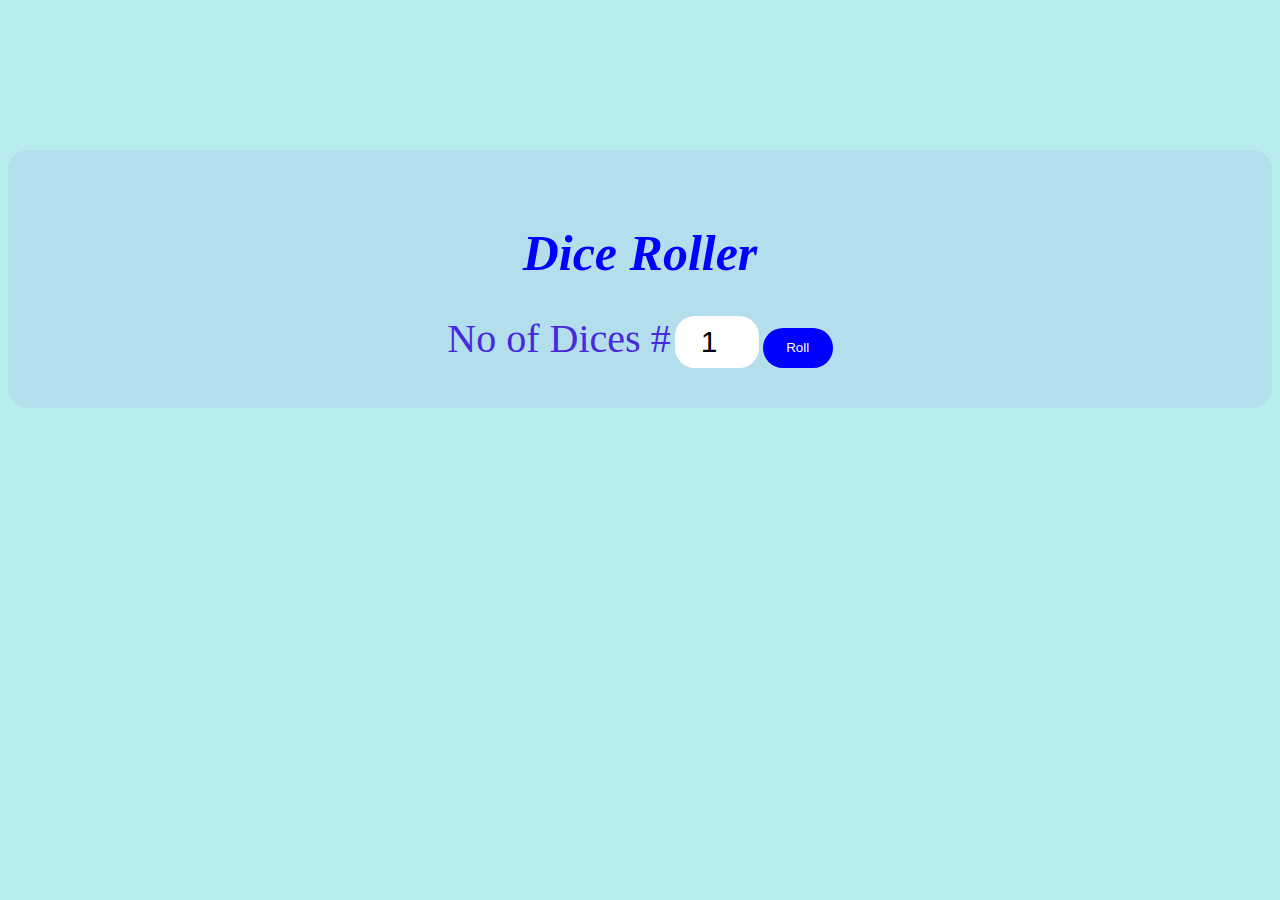
<file: Dice_Roller/index.html>
<!DOCTYPE html>
<html lang="en">
<head>
    <meta charset="UTF-8">
    <meta name="viewport" content="width=device-width, initial-scale=1.0">
   <link rel="stylesheet" href="style.css">
    <title>Dice Roller</title>
</head>
<body>
    <div id="container">
        <h1>Dice Roller</h1>
        <label for="dices">No of Dices #</label>
        <input type="number" id="input" value="1" min="1">
        <button id="roll_btn" onclick="roll_dice()">Roll</button>
        <div id="result"></div>
        <div id="images"></div>
    </div>

    <script>
        function roll_dice() {
            // Get the current value of the number of dice
            let num_dice = parseInt(document.getElementById("input").value);
            var result = document.getElementById("result");
            var dice_images = document.getElementById("images");

            // Arrays to store values and images
            const values = [];
            const images = [];

            for (let i = 0; i < num_dice; i++) {
                // Roll the dice (value between 1 and 6)
                const value = Math.floor(Math.random() * 6) + 1;
                values.push(value);
                images.push(`<img src="dice_images/${value}.png" alt="Dice ${value}" style="width: 50px; margin-right: 10px;">`);
            }

            // Update result and images
            result.textContent = `Dice: ${values.join(', ')}`;
            dice_images.innerHTML = images.join('');
        }
    </script>
</body>
</html>
</file>
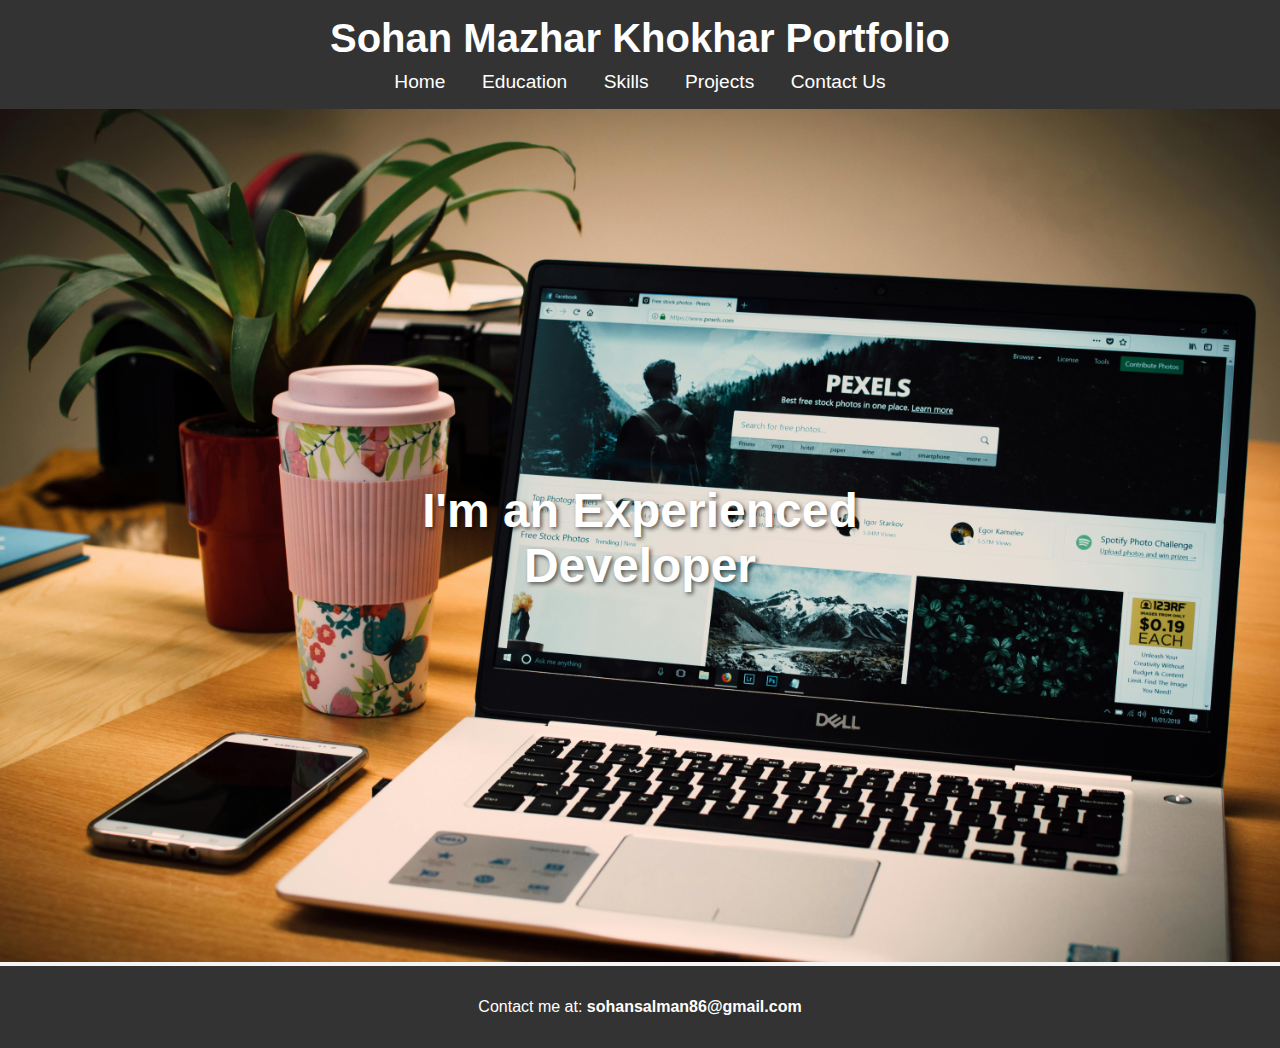
<file: Portfolio/index.html>
<!DOCTYPE html>
<html lang="en">
<head>
    <meta charset="UTF-8">
    <meta name="viewport" content="width=device-width, initial-scale=1.0">
    <meta name="description" content="Portfolio of an experienced developer showcasing skills, projects, and contact information.">
    <title>My Portfolio</title>
    <style>
        body {
            font-family: Arial, sans-serif;
            background-color: #f4f4f4;
            margin: 0;
            padding: 0;
            display: flex;
            flex-direction: column;
            min-height: 100vh;
        }

        header {
            background-color: #333;
            color: white;
            padding: 1rem;
            text-align: center;
            position: relative;
        }

        header h1 {
            margin: 0;
            font-size: 2.5em;
            animation: fadeInUp 3s ease-out;
        }

        @keyframes fadeInUp {
            0% {
                opacity: 0;
                transform: translateY(30px);
            }
            100% {
                opacity: 1;
                transform: translateY(0);
            }
        }

        header nav {
            margin-top: 10px;
        }

        header nav a {
            color: white;
            text-decoration: none;
            margin: 0 1rem;
            font-size: 1.2em;
            transition: color 0.3s;
        }

        header nav a:hover {
            color: #00bcd4;
        }

        main {
            position: relative;
            text-align: center;
            color: white;
        }

        .portfolio-image {
            width: 100%;
            height: auto;
        }

        .text-overlay {
            position: absolute;
            top: 50%;
            left: 50%;
            transform: translate(-50%, -50%);
            font-size: 3em;
            font-weight: bold;
            color: #fff;
            text-shadow: 2px 2px 4px rgba(0, 0, 0, 0.6);
            animation: zoomInFadeOut 4s ease-in-out infinite;
        }

        @keyframes zoomInFadeOut {
            0% {
                opacity: 0;
                transform: translate(-50%, -50%) scale(0.8);
            }
            50% {
                opacity: 1;
                transform: translate(-50%, -50%) scale(1);
            }
            100% {
                opacity: 0;
                transform: translate(-50%, -50%) scale(0.8);
            }
        }

        footer {
            background-color: #333;
            color: white;
            padding: 1rem;
            text-align: center;
        }

        footer a {
            color: white;
            text-decoration: none;
            font-weight: bold;
            transition: color 0.3s;
        }

        footer a:hover {
            color: #00bcd4;
        }
    </style>
</head>
<body>
    <header>
        <h1>Sohan Mazhar Khokhar Portfolio</h1>
        <nav>
            <a href="index.html">Home</a>
            <a href="Education.html">Education</a>
            <a href="Skills.html">Skills</a>
            <a href="Projects.html">Projects</a>
            <a href="Contact_us.html">Contact Us</a>
        </nav>
    </header>

    <main>
        <img src="image.jpg" alt="A representative image for the portfolio" class="portfolio-image">
        <div class="text-overlay">I'm an Experienced Developer</div>
    </main>

    <footer>
        <p>Contact me at: <a href="mailto:sohansalman86@gmail.com">sohansalman86@gmail.com</a></p>
    </footer>
</body>
</html>
</file>
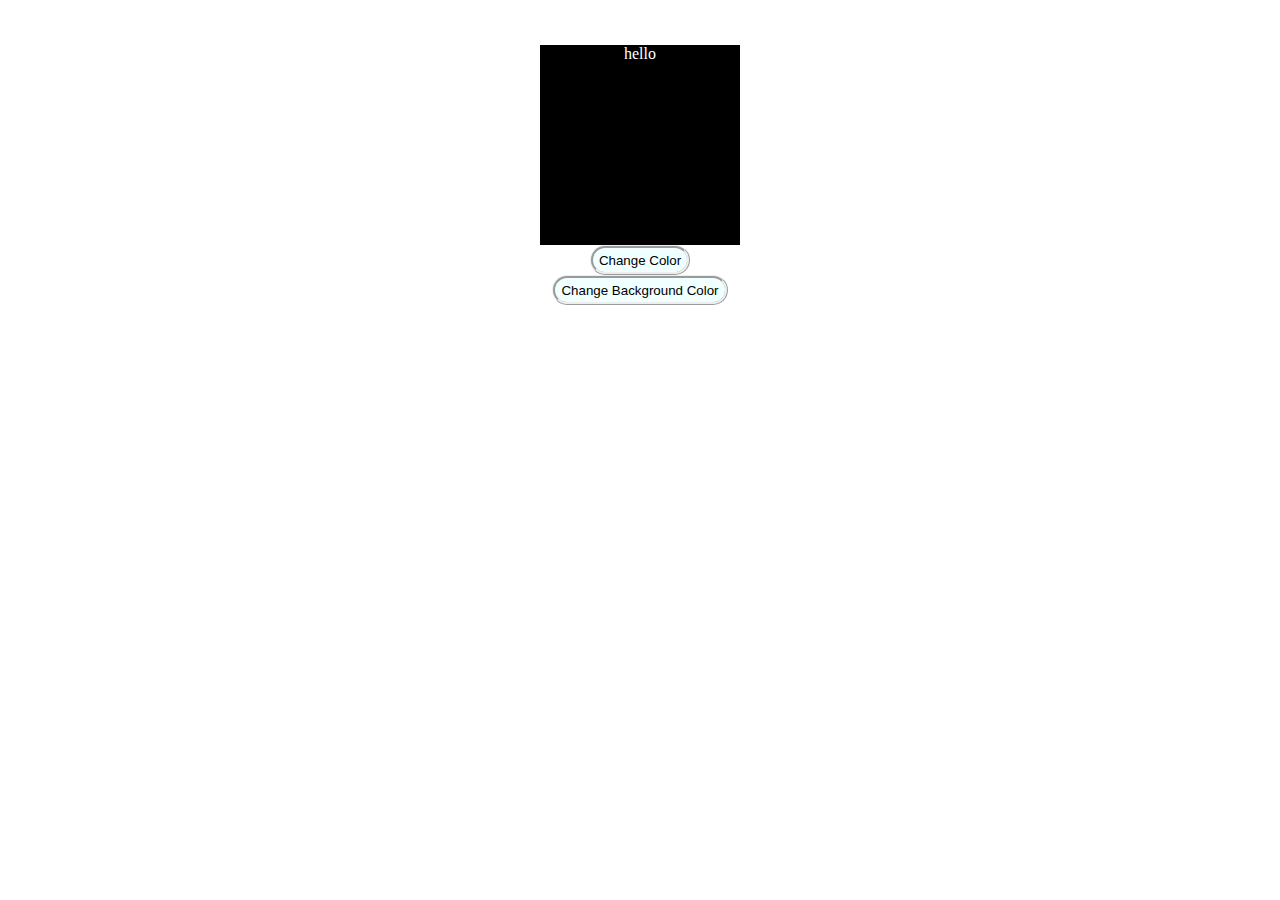
<file: Randpm_color_backgrounds/index.html>
<!DOCTYPE html>
<html lang="en">
<head>
    <meta charset="UTF-8">
    <meta name="viewport" content="width=device-width, initial-scale=1.0">
  <link rel="stylesheet" href="style.css">
    <title>Random Background and Color</title>
</head>
<body id="body">
    <h1>Random Color Generator</h1>
    <div id="div">
        hello
    </div>
    <button id="btn_color">Change Color</button>
    <button id="btn_background_color">Change Background Color</button>
    
<script>

const btn_color=document.getElementById("btn_color");
const btn_background=document.getElementById("btn_background_color");
const div=document.getElementById("div");
function getrandomcolor(){
    return '#' + Math.floor(Math.random()*16777215).toString(16);
}
btn_color.addEventListener("click",function(){
    div.style.backgroundColor=getrandomcolor();
})

btn_background.addEventListener("click",function(){
    body.style.backgroundColor=getrandomcolor();
})
</script>

</body>
</html>
</file>
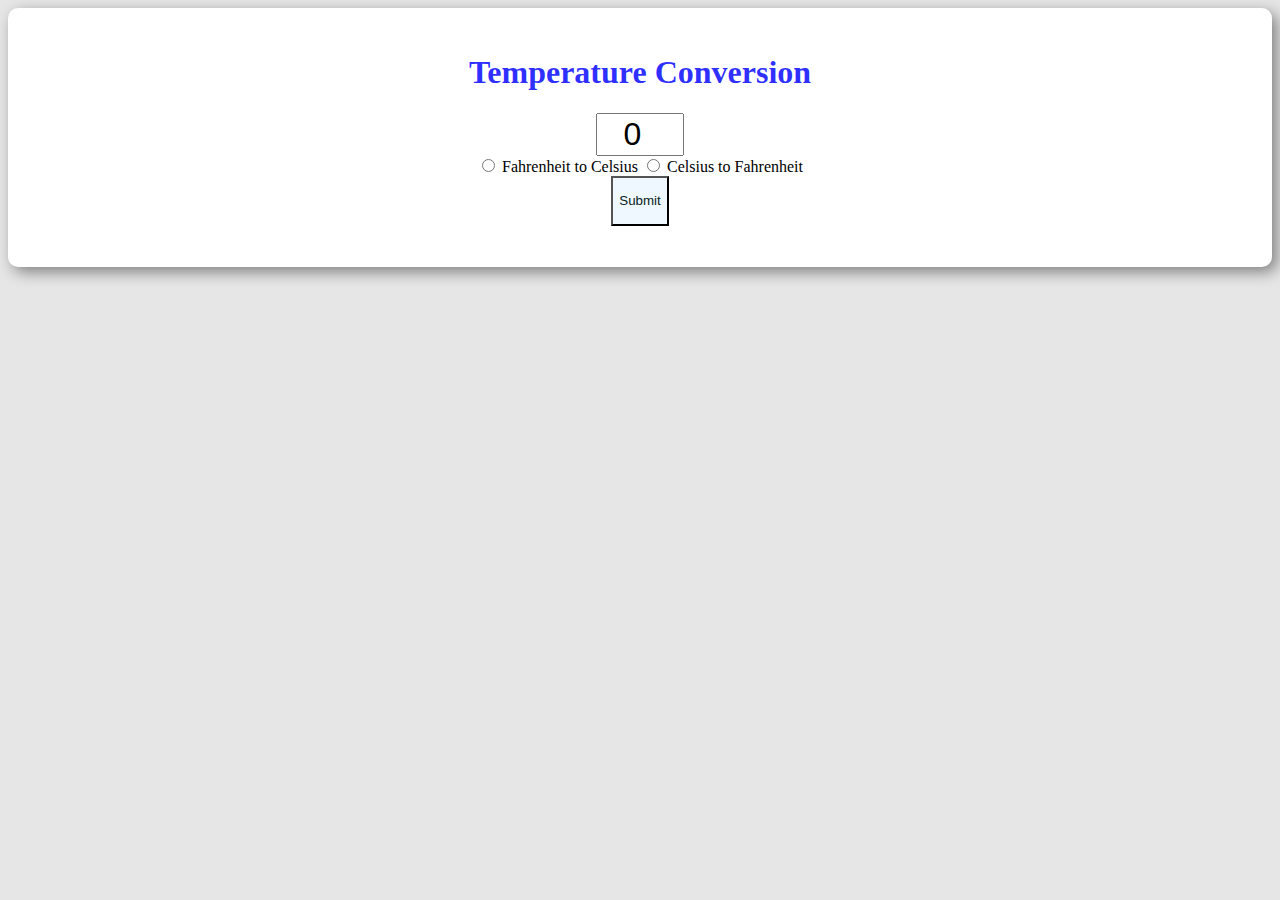
<file: Temp_convertor/index.html>
<!DOCTYPE html>
<html lang="en">
<head>
    <meta charset="UTF-8">
    <meta name="viewport" content="width=device-width, initial-scale=1.0">
    <link rel="stylesheet" href="style.css">
    <title>Converter</title>
</head>
<body>

<form>

    <h1>Temperature Conversion</h1>
    <input type="number" id="text" value="0">
    <br>
    <input type="radio" id="Fahrenheit">
    <label for="Fahrenheit"> Fahrenheit to Celsius</label>

    <input type="radio" id="Celsius">
    <label for="Celsius">Celsius to Fahrenheit </label>
    <br>
    <button id="btn" type="button" onclick="convert()">Submit</button>
    <p id="result"></p>

</form>
<script>

let text = document.getElementById("text");
let r1 = document.getElementById("Fahrenheit");
let r2 = document.getElementById("Celsius");
let result = document.getElementById("result");

function convert() {
    let temp;
    if (r1.checked) {
        temp = Number(text.value);
        temp = (temp - 32) * 5/9;
        result.textContent = temp.toFixed(2) + " °C";
    } else if (r2.checked) {
        temp = Number(text.value);
        temp = (temp * 9/5) + 32;
        result.textContent = temp.toFixed(2) + " °F";
    } else {
        result.textContent = "Please select a conversion option.";
    }
}

</script>

</body>
</html>
</file>
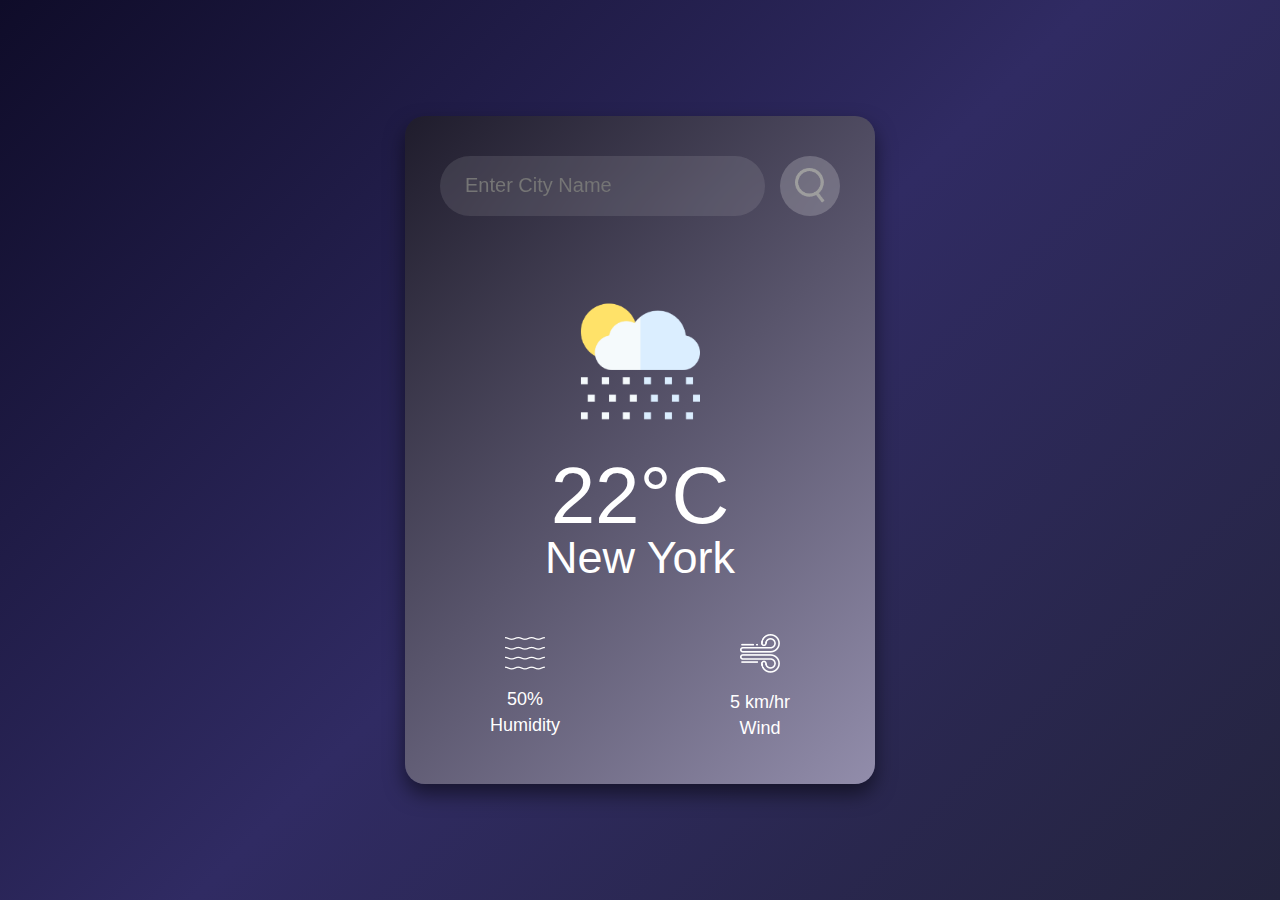
<file: Temp_convertor/Weather_app/index.html>
<!DOCTYPE html>
<html lang="en">
<head>
    <meta charset="UTF-8">
    <meta name="viewport" content="width=device-width, initial-scale=1.0">
    <link rel="stylesheet" href="style.css">
    <title>Weather Application</title>
</head>
<body>

<div class="card">

    <div class="search">
        <input type="text" placeholder="Enter City Name" spellcheck="false">
        <button><img src="images/search.png" alt="search"></button>
    </div>

    <div class="weather">
        <img src="images/rain.png" class="weather_icon" alt="weather icon">
        <h1 class="temp">22°C</h1>
        <h2 class="city">New York</h2>
        <div class="details">
            <div class="col">
                <img src="images/humidity.png" alt="humidity">
                <div>
                    <p class="humidity">50%</p>
                    <p>Humidity</p>
                </div>
            </div>
            <div class="col">
                <img src="images/wind.png" alt="wind">
                <div>
                    <p class="wind">5 km/hr</p>
                    <p>Wind</p>
                </div>
            </div>
        </div>
    </div>
</div>

<script>
    const apikey = "4970bc6b8625447efae5f67eb7a18019";
    const apiUrl = "https://api.openweathermap.org/data/2.5/weather?units=metric&q=";
    const search = document.querySelector(".search input");
    const search_btn = document.querySelector(".search button");
    const weather_icon = document.querySelector(".weather_icon");

    async function check_weather(city) {
        const response = await fetch(apiUrl + city + '&appid=' + apikey);
        const data = await response.json();
        console.log(data);
        document.querySelector(".city").innerHTML = data.name;
        document.querySelector(".temp").innerHTML = Math.round(data.main.temp) + "°C";
        document.querySelector(".humidity").innerHTML = data.main.humidity + "%";
        document.querySelector(".wind").innerHTML = data.wind.speed + " km/hr";

        if (data.weather[0].main == "Clouds") {
            weather_icon.src = "images/clouds.png";
        } else if (data.weather[0].main == "Clear") {
            weather_icon.src = "images/clear.png";
        } else if (data.weather[0].main == "Rain") {
            weather_icon.src = "images/rain.png";
        } else if (data.weather[0].main == "Drizzle") {
            weather_icon.src = "images/drizzle.png";
        } else if (data.weather[0].main == "Mist") {
            weather_icon.src = "images/mist.png";
        }

        document.querySelector(".weather").style.display = "block";
    }

    search_btn.addEventListener("click", () => {
        check_weather(search.value);
    });

    check_weather("Lahore"); // Default city to check weather on page load
</script>

</body>
</html>
</file>
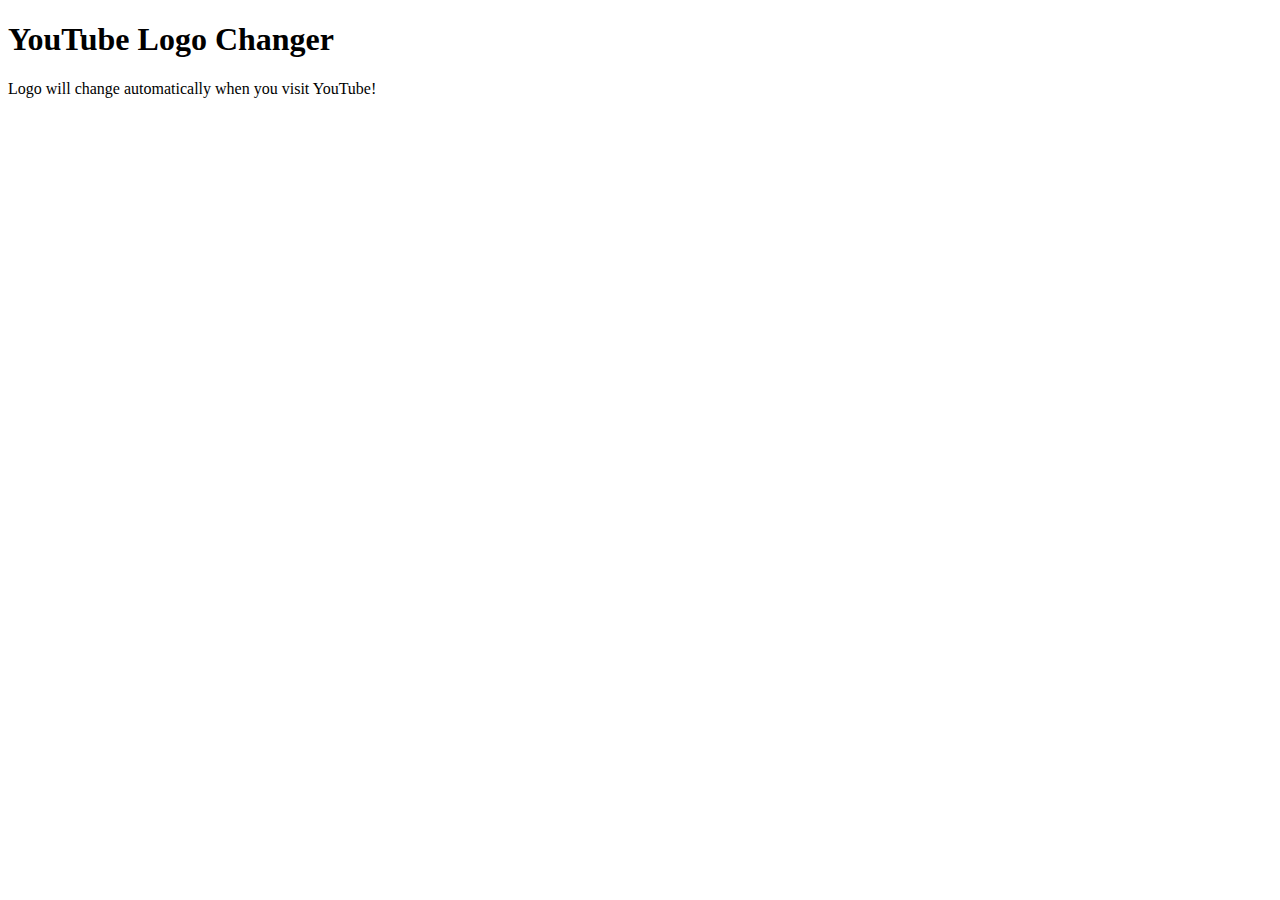
<file: extension/popup.html>
<!DOCTYPE html>
<html lang="en">
<head>
    <meta charset="UTF-8">
    <meta name="viewport" content="width=device-width, initial-scale=1.0">
    <title>Document</title>
</head>
<body>
    <h1>YouTube Logo Changer</h1>
    <p>Logo will change automatically when you visit YouTube!</p>
</body>
</html>
</file>
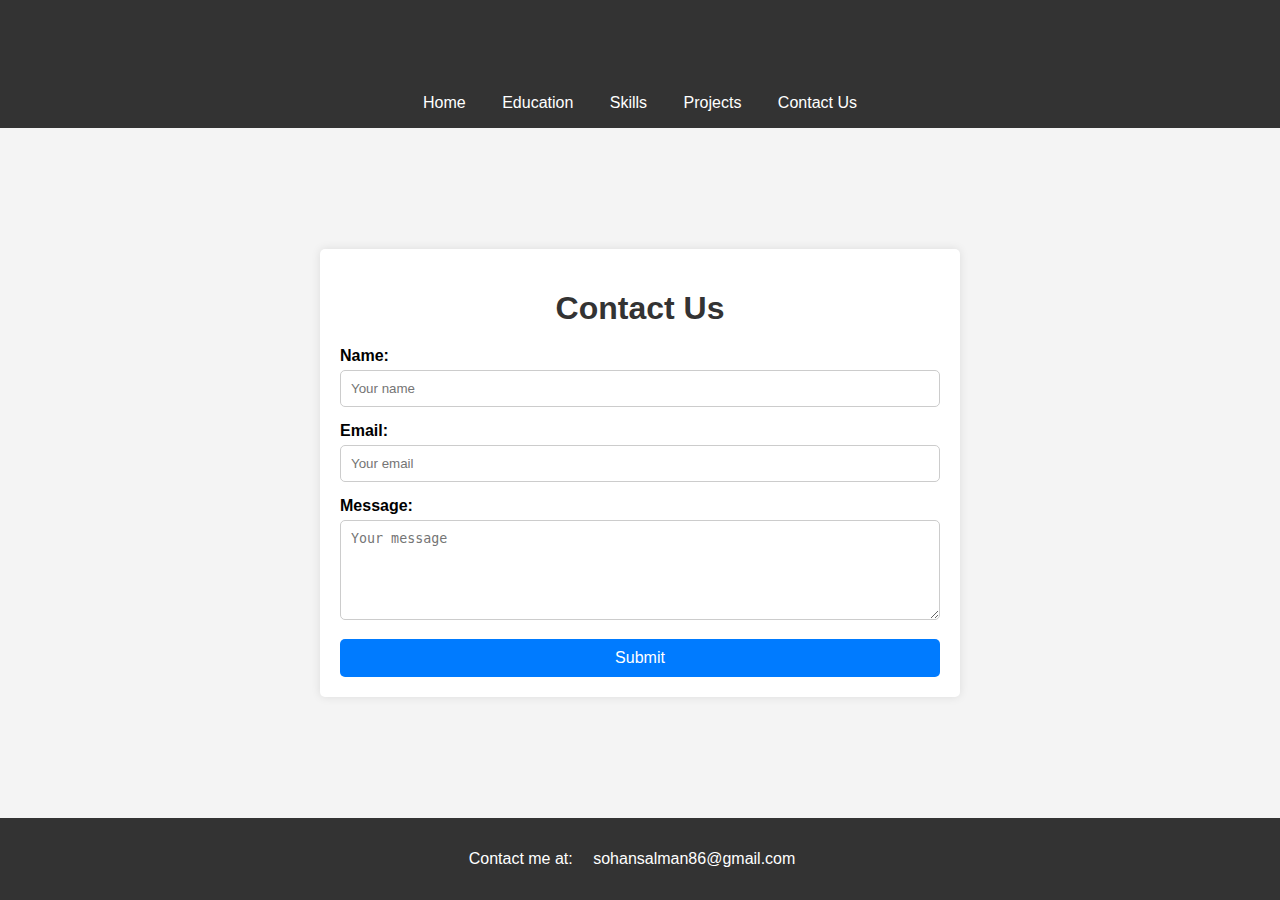
<file: Portfolio/Contact_us.html>
<!DOCTYPE html>
<html lang="en">
<head>
    <meta charset="UTF-8">
    <meta name="viewport" content="width=device-width, initial-scale=1.0">
    <title>Contact Us</title>
    <style>
        body {
            font-family: Arial, sans-serif;
            background-color: #f4f4f4;
            margin: 0;
            padding: 0;
            display: flex;
            flex-direction: column;
            min-height: 100vh;
        }

        header, footer {
            background-color: #333;
            color: white;
            padding: 1rem;
            text-align: center;
        }

        header nav a, footer a {
            color: white;
            text-decoration: none;
            margin: 0 1rem;
        }

        header nav a:hover, footer a:hover {
            text-decoration: underline;
        }

        .content {
            flex: 1;
            display: flex;
            justify-content: center;
            align-items: center;
            padding: 20px;
        }

        h1 {
            text-align: center;
            color: #333;
            margin-bottom: 20px;
        }

        .contact-form {
            width: 80%;
            max-width: 600px;
            background-color: #fff;
            padding: 20px;
            border-radius: 5px;
            box-shadow: 0 0 10px rgba(0, 0, 0, 0.1);
        }

        .form-group {
            margin-bottom: 15px;
        }

        .form-group label {
            display: block;
            font-weight: bold;
            margin-bottom: 5px;
        }

        .form-group input, .form-group textarea {
            width: 100%;
            padding: 10px;
            border-radius: 5px;
            border: 1px solid #ccc;
            box-sizing: border-box;
        }

        .form-group textarea {
            resize: vertical;
            height: 100px;
        }

        .submit-button {
            width: 100%;
            padding: 10px;
            background-color: #007bff;
            color: white;
            border: none;
            border-radius: 5px;
            cursor: pointer;
            font-size: 1em;
        }

        .submit-button:hover {
            background-color: #0056b3;
        }
    </style>
</head>
<body>
    <header>
        <h1>My Portfolio</h1>
        <nav>
            <a href="index.html">Home</a>
            <a href="Education.html">Education</a>
            <a href="Skills.html">Skills</a>
            <a href="Projects.html">Projects</a>
            <a href="Contact_us.html">Contact Us</a>
        </nav>
    </header>

    <div class="content">
        <div class="contact-form">
            <h1>Contact Us</h1>
            <form>
                <div class="form-group">
                    <label for="name">Name:</label>
                    <input type="text" id="name" name="name" placeholder="Your name" required>
                </div>
                <div class="form-group">
                    <label for="email">Email:</label>
                    <input type="email" id="email" name="email" placeholder="Your email" required>
                </div>
                <div class="form-group">
                    <label for="message">Message:</label>
                    <textarea id="message" name="message" placeholder="Your message" required></textarea>
                </div>
                <button type="submit" class="submit-button">Submit</button>
            </form>
        </div>
    </div>

    <footer>
        <p>Contact me at: <a href="sohansalman86@gnail.com">sohansalman86@gmail.com</a></p>
    </footer>
</body>
</html>
</file>
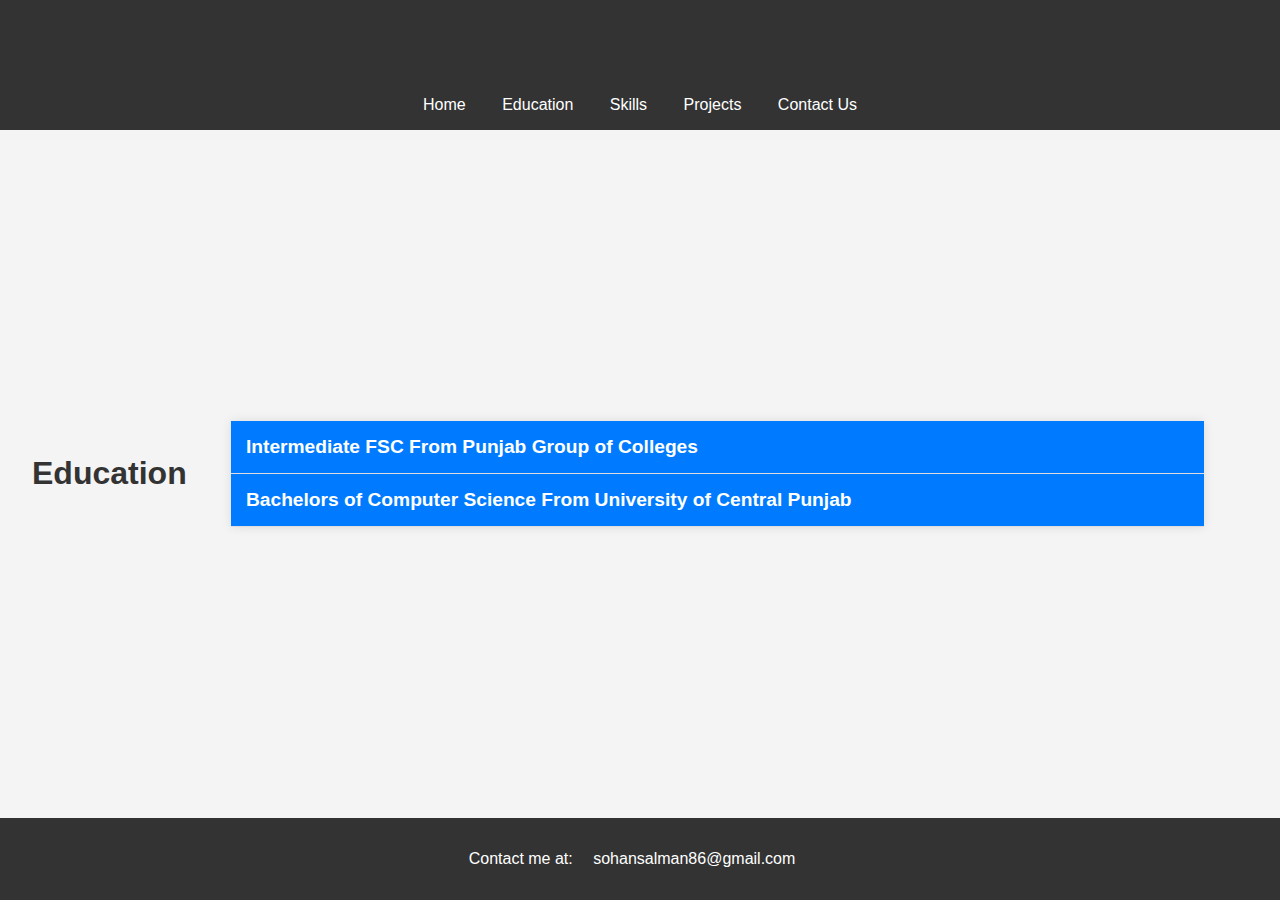
<file: Portfolio/Education.html>
<!DOCTYPE html>
<html lang="en">
<head>
    <meta charset="UTF-8">
    <meta name="viewport" content="width=device-width, initial-scale=1.0">
    <title>Education</title>
    <style>
        body {
            font-family: Arial, sans-serif;
            background-color: #f4f4f4;
            margin: 0;
            padding: 0;
            display: flex;
            flex-direction: column;
            min-height: 100vh;
        }

        header, footer {
            background-color: #333;
            color: white;
            padding: 1rem;
            text-align: center;
        }

        header nav a, footer a {
            color: white;
            text-decoration: none;
            margin: 0 1rem;
        }

        header nav a:hover, footer a:hover {
            text-decoration: underline;
        }

        .content {
            flex: 1;
            padding: 2rem;
            display: flex;
            justify-content: center;
            align-items: center;
        }

        h1 {
            text-align: center;
            color: #333;
        }

        table {
            width: 80%;
            margin: 20px auto;
            border-collapse: collapse;
            background-color: #fff;
            box-shadow: 0 0 10px rgba(0, 0, 0, 0.1);
        }

        th, td {
            padding: 15px;
            text-align: left;
            border-bottom: 1px solid #ddd;
            color: #333;
        }

        th {
            background-color: #007bff;
            color: white;
            font-size: 1.2em;
        }

        tr:hover {
            background-color: #f1f1f1;
        }
    </style>
</head>
<body>
    <header>
        <h1>My Portfolio</h1>
        <nav>
            <a href="index.html">Home</a>
            <a href="Education.html" target="_blank">Education</a>
            <a href="Skills.html">Skills</a>
            <a href="Projects.html">Projects</a>
            <a href="Contact_us.html">Contact Us</a>
        </nav>
    </header>

    <div class="content">
        <h1>Education</h1>
        <table>
            <tr>
                <th>Intermediate FSC From Punjab Group of Colleges</th>
            </tr>
            <tr>
                <th>Bachelors of Computer Science From University of Central Punjab</th>
            </tr>
        </table>
    </div>

    <footer>
        <p>Contact me at: <a href="sohansalman86@gnail.com">sohansalman86@gmail.com</a></p>
    </footer>
</body>
</html>
</file>
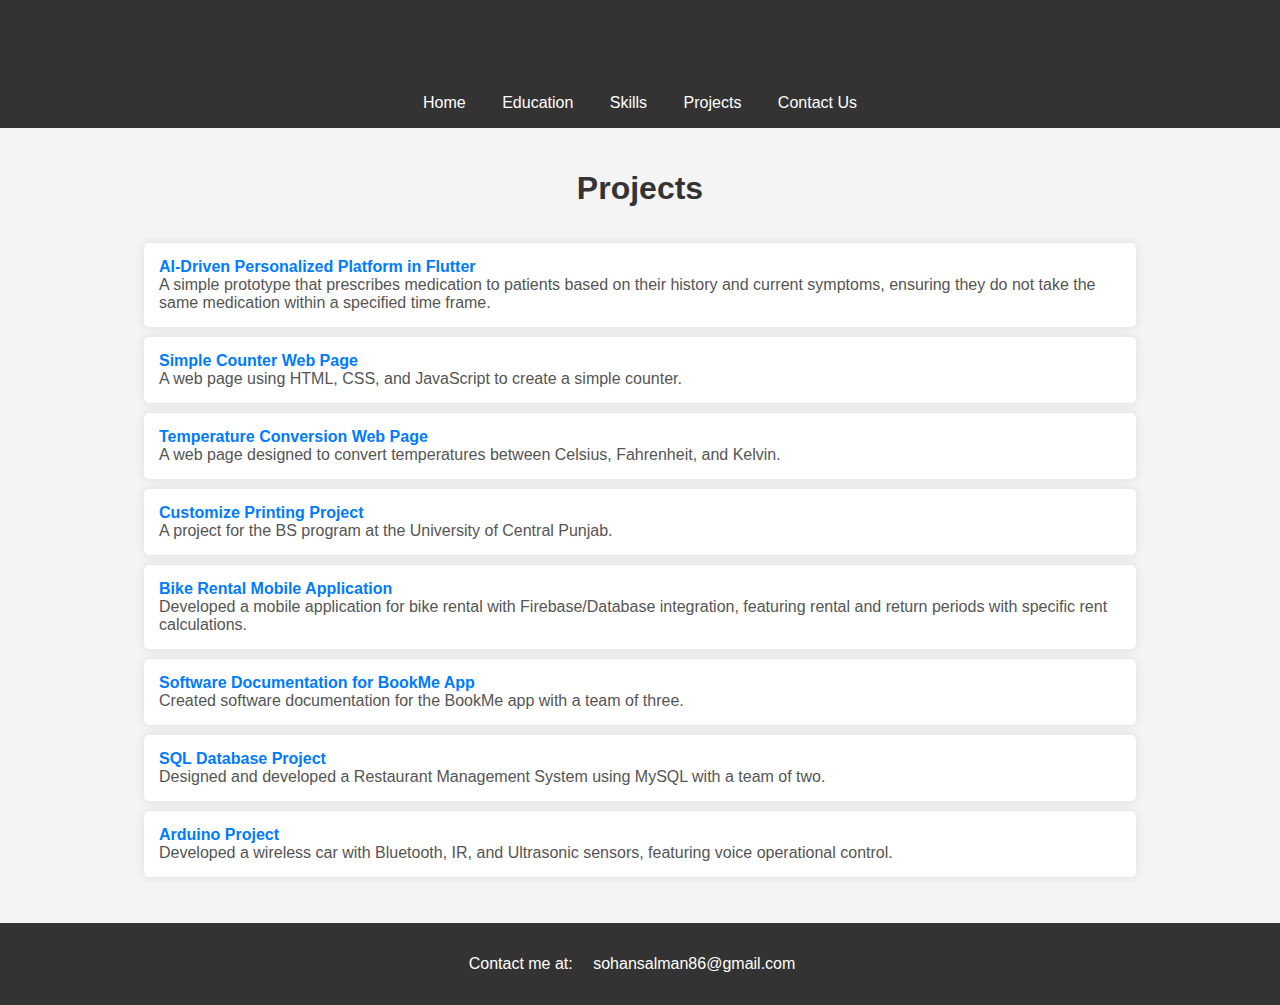
<file: Portfolio/Projects.html>
<!DOCTYPE html>
<html lang="en">
<head>
    <meta charset="UTF-8">
    <meta name="viewport" content="width=device-width, initial-scale=1.0">
    <title>Projects</title>
    <style>
        body {
            font-family: Arial, sans-serif;
            background-color: #f4f4f4;
            margin: 0;
            padding: 0;
            display: flex;
            flex-direction: column;
            min-height: 100vh;
        }

        header, footer {
            background-color: #333;
            color: white;
            padding: 1rem;
            text-align: center;
        }

        header nav a, footer a {
            color: white;
            text-decoration: none;
            margin: 0 1rem;
        }

        header nav a:hover, footer a:hover {
            text-decoration: underline;
        }

        .content {
            flex: 1;
            padding: 20px;
            display: flex;
            justify-content: center;
            align-items: center;
            flex-direction: column;
        }

        h1 {
            text-align: center;
            color: #333;
            margin-bottom: 20px;
        }

        .project-list {
            width: 80%;
            list-style-type: none;
            padding: 0;
        }

        .project-item {
            background-color: #fff;
            margin-bottom: 10px;
            padding: 15px;
            border-radius: 5px;
            box-shadow: 0 0 10px rgba(0, 0, 0, 0.1);
        }

        .project-title {
            font-weight: bold;
            color: #007bff;
        }

        .project-description {
            color: #555;
        }
    </style>
</head>
<body>
    <header>
        <h1>My Portfolio</h1>
        <nav>
            <a href="index.html">Home</a>
            <a href="Education.html">Education</a>
            <a href="Skills.html">Skills</a>
            <a href="Projects.html">Projects</a>
            <a href="Contact_us.html">Contact Us</a>
        </nav>
    </header>

    <div class="content">
        <h1>Projects</h1>
        <ul class="project-list">
            <li class="project-item">
                <div class="project-title">AI-Driven Personalized Platform in Flutter</div>
                <div class="project-description">A simple prototype that prescribes medication to patients based on their history and current symptoms, ensuring they do not take the same medication within a specified time frame.</div>
            </li>
            <li class="project-item">
                <div class="project-title">Simple Counter Web Page</div>
                <div class="project-description">A web page using HTML, CSS, and JavaScript to create a simple counter.</div>
            </li>
            <li class="project-item">
                <div class="project-title">Temperature Conversion Web Page</div>
                <div class="project-description">A web page designed to convert temperatures between Celsius, Fahrenheit, and Kelvin.</div>
            </li>
            <li class="project-item">
                <div class="project-title">Customize Printing Project</div>
                <div class="project-description">A project for the BS program at the University of Central Punjab.</div>
            </li>
            <li class="project-item">
                <div class="project-title">Bike Rental Mobile Application</div>
                <div class="project-description">Developed a mobile application for bike rental with Firebase/Database integration, featuring rental and return periods with specific rent calculations.</div>
            </li>
            <li class="project-item">
                <div class="project-title">Software Documentation for BookMe App</div>
                <div class="project-description">Created software documentation for the BookMe app with a team of three.</div>
            </li>
            <li class="project-item">
                <div class="project-title">SQL Database Project</div>
                <div class="project-description">Designed and developed a Restaurant Management System using MySQL with a team of two.</div>
            </li>
            <li class="project-item">
                <div class="project-title">Arduino Project</div>
                <div class="project-description">Developed a wireless car with Bluetooth, IR, and Ultrasonic sensors, featuring voice operational control.</div>
            </li>
        </ul>
    </div>

    <footer>
        <p>Contact me at: <a href="mailto:sohansalman86@gmail.com">sohansalman86@gmail.com</a></p>
    </footer>
</body>
</html>
</file>
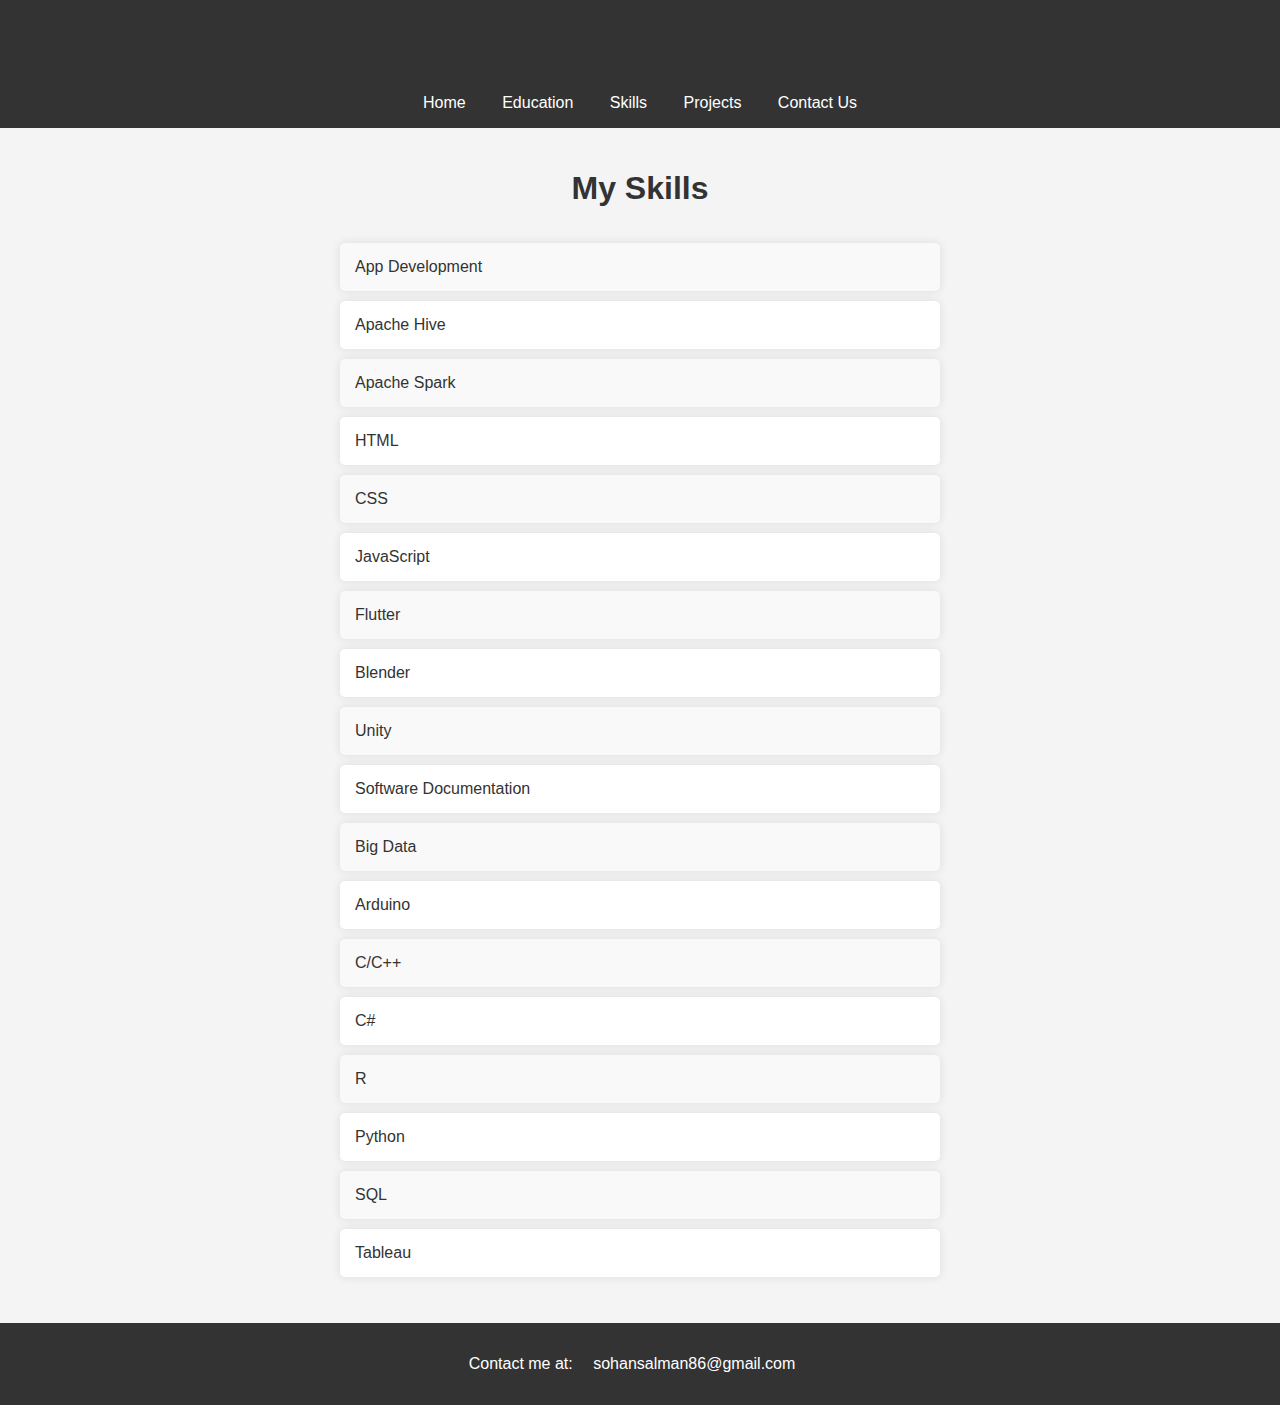
<file: Portfolio/Skills.html>
<!DOCTYPE html>
<html lang="en">
<head>
    <meta charset="UTF-8">
    <meta name="viewport" content="width=device-width, initial-scale=1.0">
    <title>Skills</title>
    <style>
        body {
            font-family: Arial, sans-serif;
            background-color: #f4f4f4;
            margin: 0;
            padding: 0;
            display: flex;
            flex-direction: column;
            min-height: 100vh;
        }

        header, footer {
            background-color: #333;
            color: white;
            padding: 1rem;
            text-align: center;
        }

        header nav a, footer a {
            color: white;
            text-decoration: none;
            margin: 0 1rem;
        }

        header nav a:hover, footer a:hover {
            text-decoration: underline;
        }

        .content {
            flex: 1;
            padding: 20px;
            display: flex;
            justify-content: center;
            align-items: center;
            flex-direction: column;
        }

        h1 {
            text-align: center;
            color: #333;
            margin-bottom: 20px;
        }

        ul {
            width: 80%;
            max-width: 600px;
            list-style-type: none;
            padding: 0;
        }

        li {
            background-color: #fff;
            margin-bottom: 10px;
            padding: 15px;
            border-radius: 5px;
            box-shadow: 0 0 10px rgba(0, 0, 0, 0.1);
            color: #333;
        }

        li:nth-child(odd) {
            background-color: #f9f9f9;
        }
    </style>
</head>
<body>
    <header>
        <h1>My Portfolio</h1>
        <nav>
            <a href="index.html">Home</a>
            <a href="Education.html">Education</a>
            <a href="Skills.html">Skills</a>
            <a href="Projects.html">Projects</a>
            <a href="Contact_us.html">Contact Us</a>
        </nav>
    </header>

    <div class="content">
        <h1>My Skills</h1>
        <ul>
            <li>App Development</li>
            <li>Apache Hive</li>
            <li>Apache Spark</li>
            <li>HTML</li>
            <li>CSS</li>
            <li>JavaScript</li>
            <li>Flutter</li>
            <li>Blender</li>
            <li>Unity</li>
            <li>Software Documentation</li>
            <li>Big Data</li>
            <li>Arduino</li>
            <li>C/C++</li>
            <li>C#</li>
            <li>R</li>
            <li>Python</li>
            <li>SQL</li>
            <li>Tableau</li>
        </ul>
    </div>

    <footer>
        <p>Contact me at: <a href="sohansalman86@gnail.com">sohansalman86@gmail.com</a></p>
    </footer>
</body>
</html>
</file>
<file: Dice_Roller/style.css>
body{
    background-color: rgb(184, 237, 237);
}
#container{
    background-color: rgb(178, 223, 235);
display: block;
text-align: center;
margin-top: 150px;
border-radius: 20px;
padding: 40px;

}
h1{
    color: blue;
    font-style: italic;
    font-size: 50px;
}
label{
    font-size: 40px;
    color: rgb(72, 42, 221);
}
#result{
color: blue;
font-size:x-large;
}
input{
    width: 80px;
    height: 50px;
    text-align: center;
    font-size: 30px;
    border-radius: 20px;
    border: none;
}
button{
    height: 40px;
    width: 70px;
    border-radius: 20px;
    background-color: blue;
    color: white;
    border: none;
    cursor: pointer;
}
img{
    width: 100px;
    margin: 10px;

}
button:hover{
    background-color: rgba(0, 0, 255, 0.87);
}
button:active{
    background-color: rgba(0, 0, 255, 0.632);
}
</file>
<file: Randpm_color_backgrounds/style.css>
div{
    border-radius: solid;
    background-color: black;
    width: 200px;
    height: 200px;
    margin: auto;
    text-align: center;
    color: white;
}
h1{
    margin: auto;
    text-align: center;
    color: white;
    text-decoration: underline;
}
#btn_color{
background-color: azure;
border-radius: 20px;
border:ridge;
height: 30px;
box-shadow:inset;
box-shadow: black;
cursor: pointer;
text-align: center;
display: block;
justify-content: center;
justify-items: center;
margin: auto;
}
#btn_background_color{
background-color: azure;
border-radius: 20px;
border:ridge;
height: 30px;
box-shadow:inset;
box-shadow: black;
cursor: pointer;
text-align: center;
display: block;
justify-content: center;
justify-items: center;
margin: auto;
}
#btn_background_color:hover{
    background-color: rgba(240, 255, 255, 0.398);

}
#btn_background_color:active{
    background-color: rgba(240, 255, 255, 0.177);

}
#btn_color:hover{
    background-color: rgba(240, 255, 255, 0.398);

}
#btn_color:active{
    background-color: rgba(240, 255, 255, 0.177);

}
</file>
<file: Temp_convertor/style.css>
body{
  
    background-color: rgb(230, 230, 230);
}
h1{
    color: #0000ffd1;
}
form{
    background-color: white;
    text-align: center;
    margin: auto;
    border-radius: 10px;
    padding: 25px;
    box-shadow: 5px 5px 15px rgba(0, 0, 0, 0.447);
}
#text{
    text-align: center;
    font-size: 2em;
    width: 80px;
}
#btn{
    color: rgb(6, 35, 35);
    background-color: aliceblue;
    height: 50px;
}
</file>
<file: Temp_convertor/Weather_app/style.css>
* {
    box-sizing: border-box;
    margin: 0;
    padding: 0;
}

body {
    background: linear-gradient(135deg, #0f0c29, #302b63, #24243e);
    font-family: 'Arial', sans-serif;
    color: #fff;
    height: 100vh;
    display: flex;
    justify-content: center;
    align-items: center;
}

.card {
    width: 90%;
    max-width: 470px;
    background: linear-gradient(135deg, #1f1c2c, #928DAB);
    color: #fff;
    border-radius: 20px;
    padding: 40px 35px;
    text-align: center;
    box-shadow: 0 10px 20px rgba(0, 0, 0, 0.5);
}

.search {
    width: 100%;
    display: flex;
    align-items: center;
    justify-content: space-between;
    margin-bottom: 30px;
}

.search input {
    border: 0;
    outline: 0;
    background: rgba(255, 255, 255, 0.1);
    color: #fff;
    padding: 10px 25px;
    height: 60px;
    border-radius: 30px;
    flex: 1;
    font-size: 20px;
    margin-right: 15px;
    backdrop-filter: blur(10px);
}

.search button {
    border: 0;
    outline: 0;
    background: rgba(255, 255, 255, 0.2);
    border-radius: 50%;
    width: 60px;
    height: 60px;
    cursor: pointer;
    display: flex;
    justify-content: center;
    align-items: center;
    backdrop-filter: blur(10px);
}

.search button img {
    width: 30px;
    filter: invert(1);
}

.weather_icon {
    width: 170px;
    margin-top: 30px;
}

.weather h1 {
    font-size: 80px;
    font-weight: 500;
}

.weather h2 {
    font-size: 45px;
    font-weight: 400;
    margin-top: -10px;
}

.details {
    display: flex;
    align-items: center;
    justify-content: space-between;
    padding: 0px 50px;
    margin-top: 50px;
}

.details .col {
    text-align: center;
}

.details .col img {
    width: 40px;
    margin-bottom: 10px;
}

.details .col p {
    margin: 5px 0;
    font-size: 18px;
}

.details .humidity, .details .wind {
    font-size: 25px;
    font-weight: 500;
}
</file>
